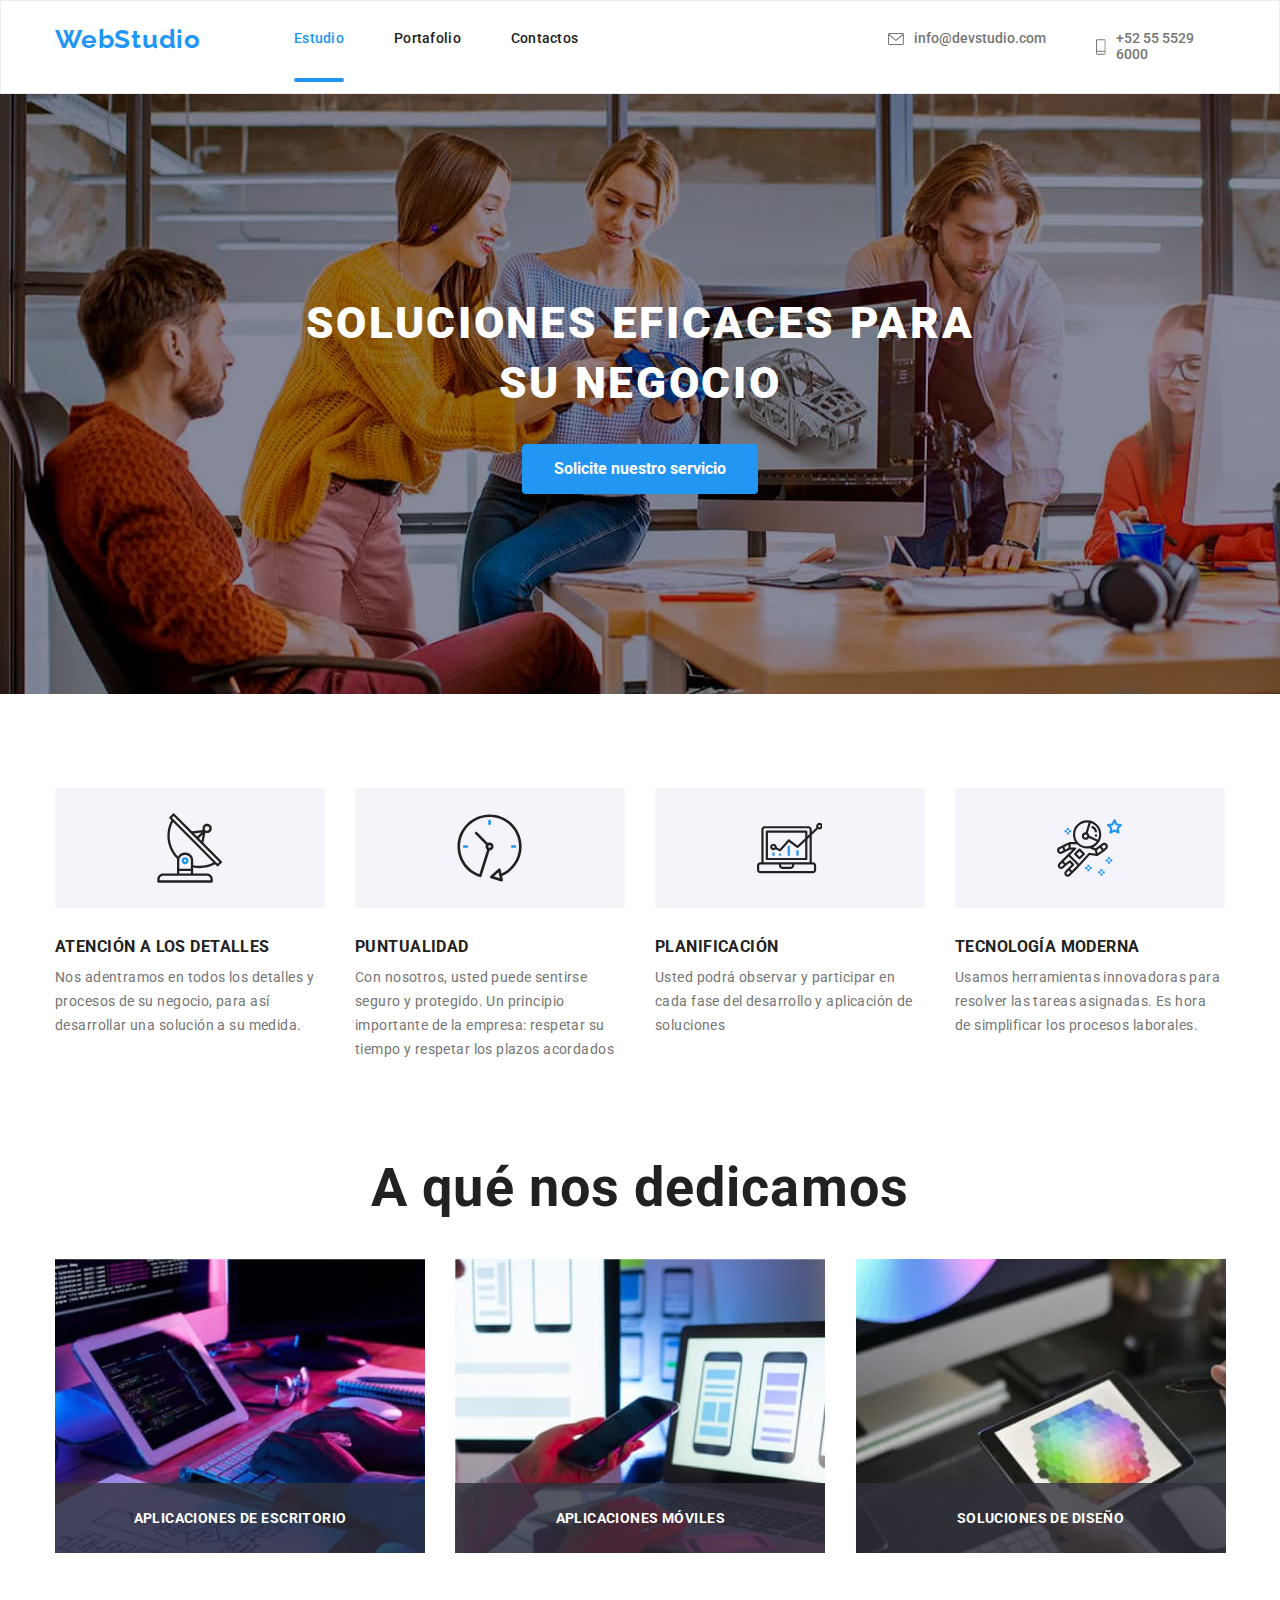
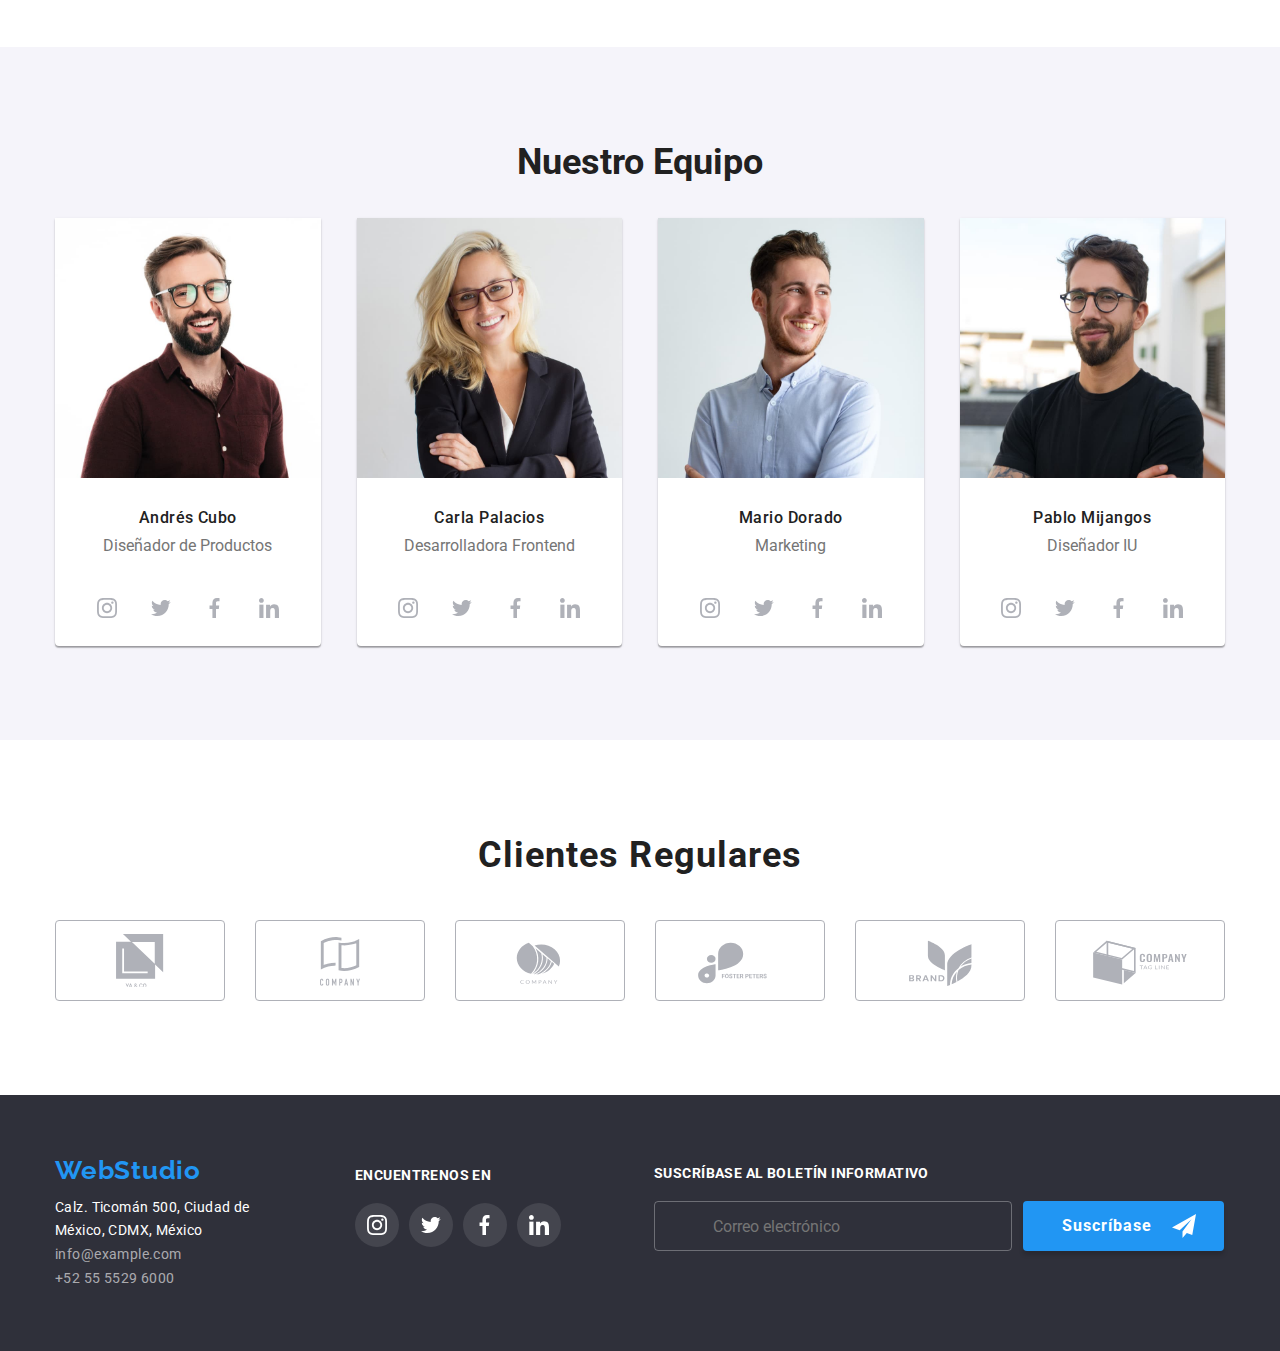
<file: index.html>
<!DOCTYPE html>
<html lang="en">
  <head>
    <meta charset="UTF-8" />
    <meta http-equiv="X-UA-Compatible" content="IE=edge" />
    <meta name="viewport" content="width=device-width, initial-scale=1.0" />
    <title>Estudio</title>
    <link
      rel="stylesheet"
      href="https://cdnjs.cloudflare.com/ajax/libs/modern-normalize/1.0.0/modern-normalize.min.css"
    />
    <link rel="stylesheet" href="./css/main.min.css" />
    <link rel="preconnect" href="https://fonts.googleapis.com" />
    <link rel="preconnect" href="https://fonts.gstatic.com" crossorigin />
    <link
      href="https://fonts.googleapis.com/css2?family=Raleway:ital,wght@0,100;0,200;0,300;0,400;0,500;0,600;0,700;0,800;0,900;1,100;1,200;1,300;1,400;1,500;1,600;1,700;1,800;1,900&family=Roboto:ital,wght@0,100;0,300;0,400;0,500;0,700;0,900;1,100;1,300;1,400;1,500;1,700;1,900&display=swap"
      rel="stylesheet"
    />
  </head>
  <body>
    <header class="header">
      <section>
        <div class="flex container">
          <a class="header__logo logo" href="./index.html">WebStudio</a>
          <nav>
            <ul class="navigation">
              <li class="navigation__page current">
                <a href="./index.html">Estudio</a>
              </li>
              <li class="navigation__page">
                <a href="./portfolio.html">Portafolio</a>
              </li>
              <li class="navigation__page">
                <a href="./contactos.html">Contactos</a>
              </li>
            </ul>
          </nav>
          <ul class="header__contact flex">
            <li class="header__contact-division">
              <a class="header__mail" href="mailto:info@devstudio.com">
                <svg class="header__icon" width="16" height="12">
                  <use
                    href="./images/icons.svg#icon-sobre"
                    width="16"
                    height="12"
                  ></use>
                </svg>
                info@devstudio.com</a
              >
            </li>
            <li>
              <a class="header__phone" href="tel:+525555296000">
                <svg class="header__icon" width="10" height="16">
                  <use href="./images/icons.svg#icon-tel"></use>
                </svg>
                +52 55 5529 6000</a
              >
            </li>
          </ul>
        </div>
      </section>
    </header>
    <main>
      <section class="hero">
        <div class="container">
          <h1 class="hero__title">SOLUCIONES EFICACES PARA SU NEGOCIO</h1>
          <button class="flex hero__button" type="button"  data-modal-open>
            <span class="hero__button-title">Solicite nuestro servicio</span>
          </button>
        </div>
      </section>
      <section class="semi-section">
        <div class="container">
          <ul class="features flex">
            <li class="features__division">
              <div class="features__box">
                <svg class="antena" width="65" height="70">
                  <use href="./images/icons.svg#icon-antena"></use>
                </svg>
              </div>
              <div class="features__title"><h3>ATENCIÓN A LOS DETALLES</h3></div>
              <div class="features__text">
                <p>
                  Nos adentramos en todos los detalles y procesos de su negocio,
                  para así desarrollar una solución a su medida.
                </p>
              </div>
            </li>
            <li class="features__division">
              <div class="features__box">
                <svg width="65" height="70">
                  <use href="./images/icons.svg#icon-reloj"></use>
                </svg>
              </div>
              <div class="features__title">
                <h3>PUNTUALIDAD</h3>
              </div>
              <div class="features__text">
                <p>
                  Con nosotros, usted puede sentirse seguro y protegido. Un
                  principio importante de la empresa: respetar su tiempo y
                  respetar los plazos acordados
                </p>
              </div>
            </li>
            <li class="features__division">
              <div class="features__box">
                <svg width="65" height="70">
                  <use href="./images/icons.svg#icon-plan"></use>
                </svg>
              </div>
              <div class="features__title">
                <h3>PLANIFICACIÓN</h3>
              </div>
              <div class="features__text">
                <p>
                  Usted podrá observar y participar en cada fase del desarrollo
                  y aplicación de soluciones
                </p>
              </div>
            </li>
            <li>
              <div class="features__box">
                <svg width="65" height="70">
                  <use href="./images/icons.svg#icon-tech"></use>
                </svg>
              </div>
              <div class="features__title"><h3>TECNOLOGÍA MODERNA</h3></div>
              <div class="features__text">
                <p>
                  Usamos herramientas innovadoras para resolver las tareas
                  asignadas. Es hora de simplificar los procesos laborales.
                </p>
              </div>
            </li>
          </ul>
        </div>
      </section>
      <section class="section">
        <div class="container">
          <div class="operation__title">
            <h2>A qué nos dedicamos</h2>
          </div>
          <ul class="operations flex">
            <li>
              <div class="operation keyboard">
                <div class="inv-box">
                  <h3 class="operation__caption">APLICACIONES DE ESCRITORIO</H3>
                </div>
              </div>
            </li>
            <li>
              <div class="operation laptop">
                <div class="inv-box">
                  <h3 class="operation__caption">APLICACIONES MÓVILES</H3>
                </div>
              </div>
            </li>
            <li>
              <div class="operation tablet">
                <div class="inv-box">
                  <h3 class="operation__caption">SOLUCIONES DE DISEÑO</H3>
                </div>
              </div>
            </li>
          </ul>
        </div>
      </section>
      <section class="team section">
        <div class="container">
          <h2 class="team__title">Nuestro Equipo</h2>
          <ul class="team__cards flex">
            <li class="card one">
              <img
                class="member andres"
                src="./images/andres.jpg"
                alt="Hombre de camisa roja"
              />
              <div class="member__description">
                <h3 class="member__andres center">Andrés Cubo</h3>
                <p class="member__text">Diseñador de Productos</p>
              </div>
              <ul class="social-media">
                <li class="social-media-list list">
                  <a
                    href="https://www.instagram.com/"
                    target="_blank"
                    rel="noopener noreferrer"
                    class="smcircle"
                  >
                    <svg width="20" height="20" class="smcircle__icon">
                      <use href="./images/icons.svg#icon-ig"></use>
                    </svg>
                  </a>
                </li>
                <li class="social-media-list list">
                  <a
                    href="https://twitter.com/"
                    target="_blank"
                    rel="noopener noreferrer"
                    class="smcircle"
                  >
                    <svg width="20" height="20" class="smcircle__icon">
                      <use href="./images/icons.svg#icon-tw"></use>
                    </svg>
                  </a>
                </li>
                <li class="social-media-list list">
                  <a
                    href="https://www.facebook.com/"
                    target="_blank"
                    rel="noopener roreferrer"
                    class="smcircle"
                  >
                    <svg width="20" height="20" class="smcircle__icon">
                      <use href="./images/icons.svg#icon-fb"></use>
                    </svg>
                  </a>
                </li>
                <li class="social-media-list list">
                  <a
                    href="https://www.linkedin.com/signup"
                    target="_blank"
                    rel="noopener noreferrer"
                    class="smcircle"
                  >
                    <svg width="20" height="20" class="smcircle__icon">
                      <use href="./images/icons.svg#icon-lin"></use>
                    </svg>
                  </a>
                </li>
              </ul>
            </li>
            <li class="card two">
              <img
                class="member carla"
                src="./images/carla.jpg"
                alt="Mujer con lentes"
              />
              <div class="member__description">
                <h3 class="member__carla center">Carla Palacios</h3>
                <p class="member__text">Desarrolladora Frontend</p>
              </div>
              <ul class="social-media">
                <li class="social-media-list list">
                  <a
                    href="https://www.instagram.com/"
                    target="_blank"
                    rel="noopener noreferrer"
                    class="smcircle"
                  >
                    <svg width="20" height="20" class="smcircle__icon">
                      <use href="./images/icons.svg#icon-ig"></use>
                    </svg>
                  </a>
                </li>
                <li class="social-media-list list">
                  <a
                    href="https://twitter.com/"
                    target="_blank"
                    rel="noopener noreferrer"
                    class="smcircle"
                  >
                    <svg width="20" height="20" class="smcircle__icon">
                      <use href="./images/icons.svg#icon-tw"></use>
                    </svg>
                  </a>
                </li>
                <li class="social-media-list list">
                  <a
                    href="https://www.facebook.com/"
                    target="_blank"
                    rel="noopener roreferrer"
                    class="smcircle"
                  >
                    <svg width="20" height="20" class="smcircle__icon">
                      <use href="./images/icons.svg#icon-fb"></use>
                    </svg>
                  </a>
                </li>
                <li class="social-media-list list">
                  <a
                    href="https://www.linkedin.com/signup"
                    target="_blank"
                    rel="noopener noreferrer"
                    class="smcircle"
                  >
                    <svg width="20" height="20" class="smcircle__icon">
                      <use href="./images/icons.svg#icon-lin"></use>
                    </svg>
                  </a>
                </li>
              </ul>
            </li>
            <li class="card three">
              <img
                class="member mario"
                src="./images/mario.jpg"
                alt="Hombre de camisa azul"
              />
              <div class="member__description">
                <h3 class="member__mario center">Mario Dorado</h3>
                <p class="member__text">Marketing</p>
              </div>
              <ul class="social-media">
                <li class="social-media-list list">
                  <a
                    href="https://www.instagram.com/"
                    target="_blank"
                    rel="noopener noreferrer"
                    class="smcircle"
                  >
                    <svg width="20" height="20" class="smcircle__icon">
                      <use href="./images/icons.svg#icon-ig"></use>
                    </svg>
                  </a>
                </li>
                <li class="social-media-list list">
                  <a
                    href="https://twitter.com/"
                    target="_blank"
                    rel="noopener noreferrer"
                    class="smcircle"
                  >
                    <svg width="20" height="20" class="smcircle__icon">
                      <use href="./images/icons.svg#icon-tw"></use>
                    </svg>
                  </a>
                </li>
                <li class="social-media-list list">
                  <a
                    href="https://www.facebook.com/"
                    target="_blank"
                    rel="noopener roreferrer"
                    class="smcircle"
                  >
                    <svg width="20" height="20" class="smcircle__icon">
                      <use href="./images/icons.svg#icon-fb"></use>
                    </svg>
                  </a>
                </li>
                <li class="social-media-list list">
                  <a
                    href="https://www.linkedin.com/signup"
                    target="_blank"
                    rel="noopener noreferrer"
                    class="smcircle"
                  >
                    <svg width="20" height="20" class="smcircle__icon">
                      <use href="./images/icons.svg#icon-lin"></use>
                    </svg>
                  </a>
                </li>
              </ul>
            </li>
            <li class="card four">
              <img
                class="member pablo"
                src="./images/pablo.jpg"
                alt="Hombre con lentes"
              />
              <div class="member__description">
                <h3 class="member__pablo center">Pablo Mijangos</h3>
                <p class="member__text">Diseñador IU</p>
              </div>
              <ul class="social-media">
                <li class="social-media-list list">
                  <a
                    href="https://www.instagram.com/"
                    target="_blank"
                    rel="noopener noreferrer"
                    class="smcircle"
                  >
                    <svg width="20" height="20" class="smcircle__icon">
                      <use href="./images/icons.svg#icon-ig"></use>
                    </svg>
                  </a>
                </li>
                <li class="social-media-list list">
                  <a
                    href="https://twitter.com/"
                    target="_blank"
                    rel="noopener noreferrer"
                    class="smcircle"
                  >
                    <svg width="20" height="20" class="smcircle__icon">
                      <use href="./images/icons.svg#icon-tw"></use>
                    </svg>
                  </a>
                </li>
                <li class="social-media-list list">
                  <a
                    href="https://www.facebook.com/"
                    target="_blank"
                    rel="noopener roreferrer"
                    class="smcircle"
                  >
                    <svg width="20" height="20" class="smcircle__icon">
                      <use href="./images/icons.svg#icon-fb"></use>
                    </svg>
                  </a>
                </li>
                <li class="social-media-list list">
                  <a
                    href="https://www.linkedin.com/signup"
                    target="_blank"
                    rel="noopener noreferrer"
                    class="smcircle"
                  >
                    <svg width="20" height="20" class="smcircle__icon">
                      <use href="./images/icons.svg#icon-lin"></use>
                    </svg>
                  </a>
                </li>
              </ul>
            </li>
          </ul>
        </div>
      </section>
      <section class="section">
        <div class="container">
          <h2 class="clients__title">Clientes Regulares</h2>
          <ul class="clients list">
            <li>
              <a href="" class="clients__box">
                <svg class="clients__icon">
                  <use href="./images/icons.svg#icon-yayco"></use>
                </svg>
              </a>
            </li>
            <li>
              <a href="" class="clients__box">
                <svg class="clients__icon">
                  <use href="./images/icons.svg#icon-company"></use>
                </svg>
              </a>
            </li>
            <li>
              <a href="" class="clients__box">
                <svg class="clients__icon">
                  <use href="./images/icons.svg#icon-companysec"></use>
                </svg>
              </a>
            </li>
            <li>
              <a href="" class="clients__box">
                <svg class="clients__icon">
                  <use href="./images/icons.svg#icon-fosterp"></use>
                </svg>
              </a>
            </li>
            <li>
              <a href="" class="clients__box">
                <svg class="clients__icon">
                  <use href="./images/icons.svg#icon-brand"></use>
                </svg>
              </a>
            </li>
            <li>
              <a href="" class="clients__box">
                <svg class="clients__icon">
                  <use href="./images/icons.svg#icon-tagline"></use>
                </svg>
              </a>
            </li>
          </ul>
        </div>
      </section>
    </main>
    <footer class="footer">
      <section>
        <div class="flex container">
          <div>
          <a class="logo" href="./index.html">WebStudio</a>
          <address>Calz. Ticomán 500, Ciudad de México, CDMX, México</address>
          <ul class="footer__info">
            <li>
              <a
                class="footer__contact footer-mail"
                href="mailto:info@example.com"
                >info@example.com</a
              >
            </li>
            <li>
              <a class="footer__contact footer-phone" href="tel:+525555296000"
                >+52 55 5529 6000</a
              >
            </li>
          </ul>
        </div>
        <div class="footer__social-media">
          <h3 class="footer__sm-title">ENCUENTRENOS EN</h3>
          <ul class="footer__sm-list list">
            <li class="sm-item">
              <a href="https://www.instagram.com/" target="_blank" rel="noopener noreferrer" class="footer__sm-circle">
                <svg class="footer__smc-icon">
                  <use href="./images/icons.svg#icon-igfoot"></use>
                </svg>
              </a>
            </li>
            <li class="sm-item">
              <a href="https://twitter.com/" target="_blank" rel="noopener noreferrer" class="footer__sm-circle">
                <svg class="footer__smc-icon">
                  <use href="./images/icons.svg#icon-twfoot"></use>
                </svg>
              </a>
            </li>
            <li class="sm-item">
              <a href="https://www.facebook.com/"  target="_blank" rel="noopener noreferrer"class="footer__sm-circle">
                <svg class="footer__smc-icon">
                  <use href="./images/icons.svg#icon-fbfoot"></use>
                </svg>
              </a>
            </li>
            <li class="sm-item">
              <a href="https://www.linkedin.com/signup" target="_blank" rel="noopener noreferrer" class="footer__sm-circle">
                <svg class="footer__smc-icon">
                  <use href="./images/icons.svg#icon-linfoot"></use>
                </svg>
              </a>
            </li>
          </ul>
        </div>
        <div class="footer__form">
          <h3 class="footer__subscribe">SUSCRÍBASE AL BOLETÍN INFORMATIVO</h3>
          <form class="flex footer__justify">
            <label>
              <input class="footer__input" type="email" name="email" placeholder="Correo electrónico"/>
            </label>
            <label>
              <button class="footer__submit" type="submit">
                <span class="flex">Suscríbase <svg class="footer__send-icon">
                  <use href="./images/icons.svg#footer__send-icon"></use>
                </svg></span>
              </button>
            </label>
          </form>
        </div>
      </section>
    </footer>
    <section>
      <div class="backdrop is-hidden" data-modal="">
        <div class="modal">
          <button class="modal__x-close" data-modal-close="">
            <svg width="11" height="11">
              <use width="11" height="11" href="./images/icons.svg#icon-x"></use>
            </svg>
          </button>
          <div class="modal__content">
            <h2>Deje sus datos, nos contactaremos con usted</h2>
            <form class="form">
              <label>
                <p>Nombre</p><input class="main-contact form__data" type="text" name="text">
                <svg class="person"><use href="./images/icons.svg#icon-person"></use>
                </svg></label>
              <label>
                <p>Teléfono</p><input class="main-contact form__data" type="number" name="number">
                <svg class="form__phone"><use href="./images/icons.svg#icon-form__phone"></use></svg></label>
              <label>
                <p>Email</p><input class="main-contact form__data" type="email" name="email">
                <svg class="form__mail"><use href="./images/icons.svg#icon-form__mail"></use></svg></label>
              <label>
                <p>Comentarios</p>
                <textarea class="main-contact form__comments" name="feedback" rows="6" placeholder="Introduzca el texto"></textarea>
              </label>
              <label class="flex form__terms">
                <input class="checkbox" type="checkbox" name="eula" value="accept">
                Estoy de acuerdo con el boletín informativo y acepto los Términos y Condiciones
              </label>
              <label class="form__submit"><button class="form__submit-button" type="submit"><span class="form__submit-button-txt">Enviar</span></button></label>
            </form>
          </div>
        </div>
      </div>
    </section>
    <script src="./js/modal.js"></script>
  </body>
</html>
</file>
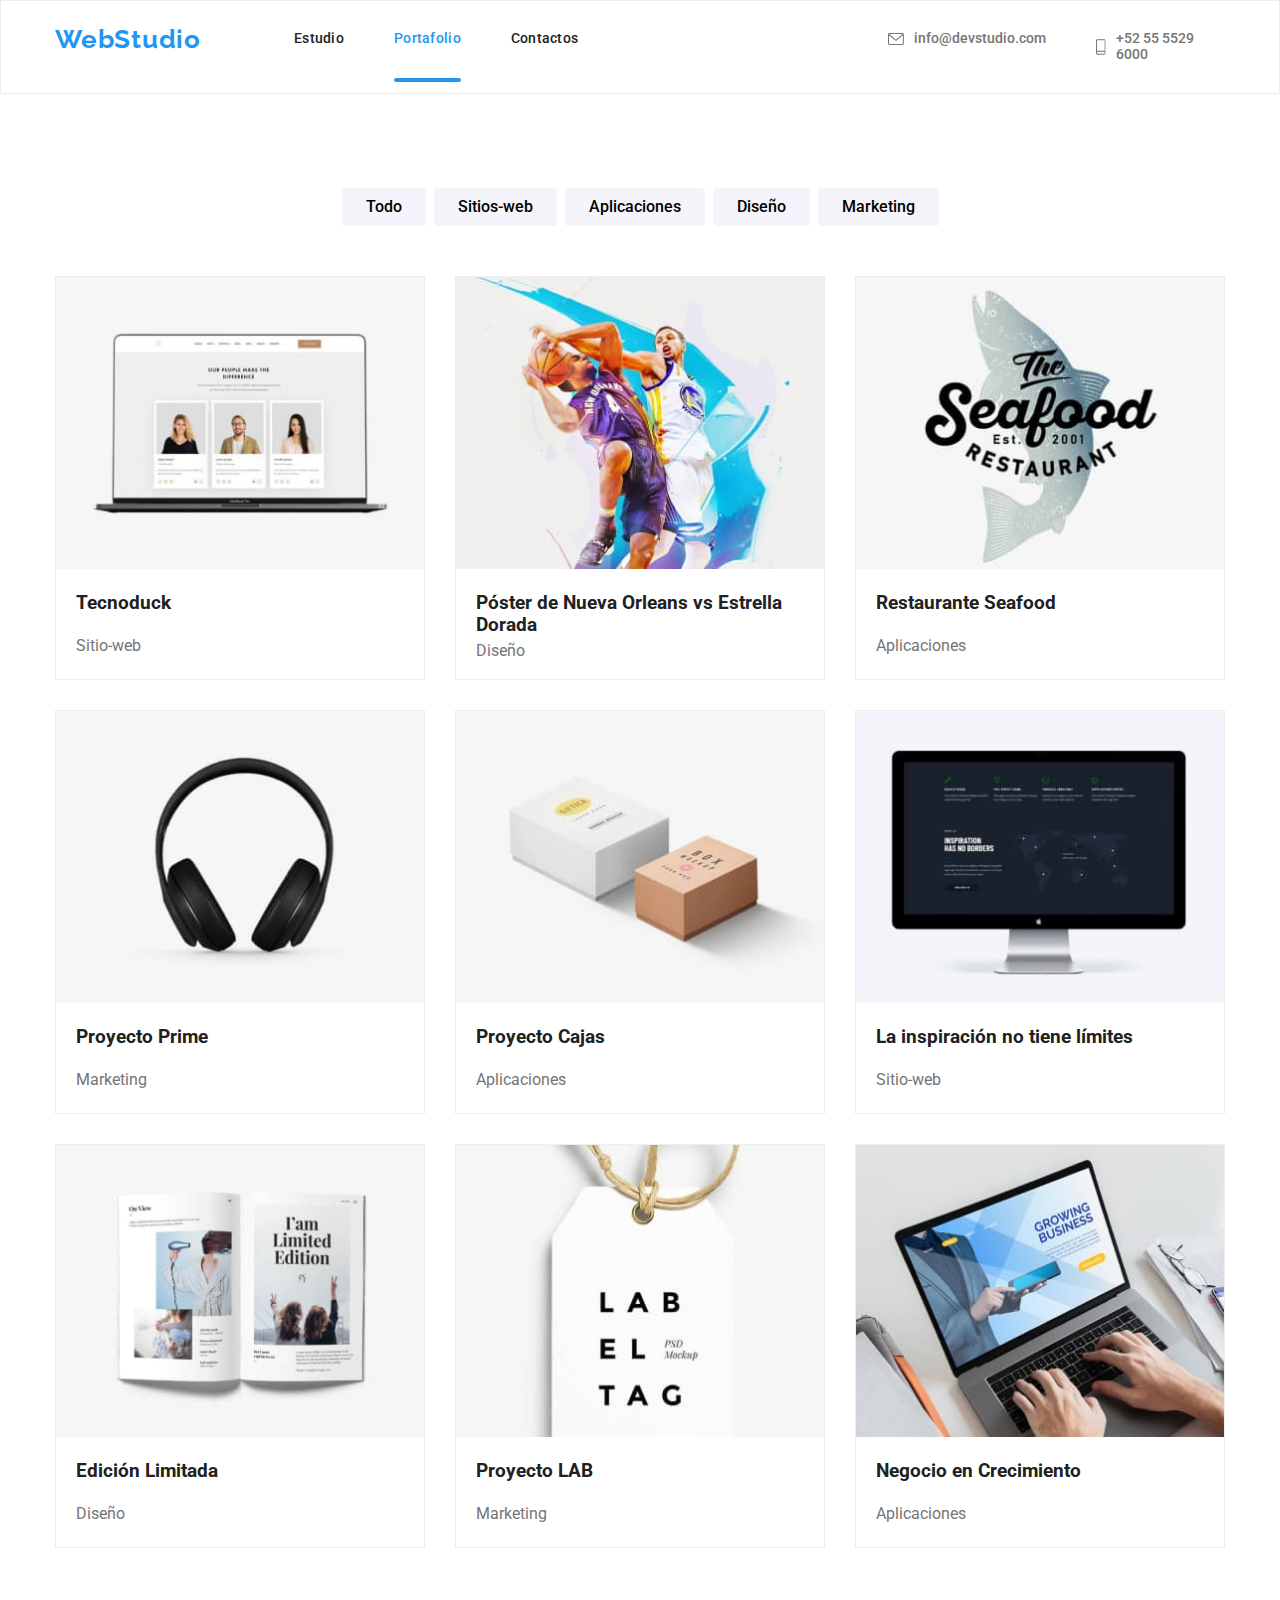
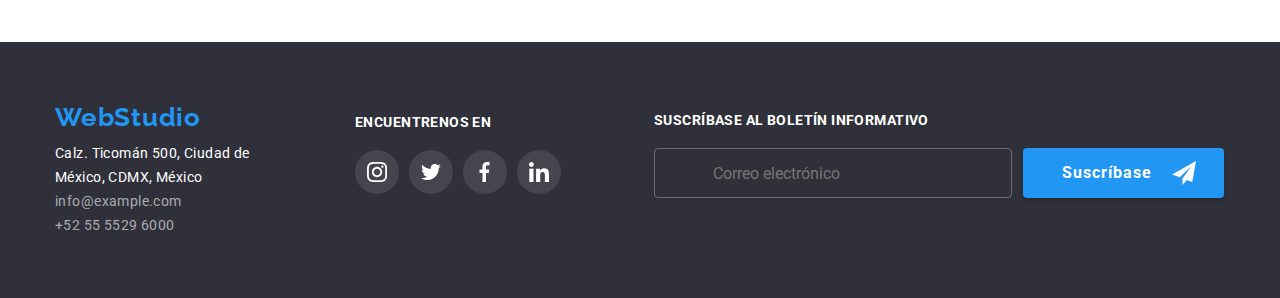
<file: portfolio.html>
<!DOCTYPE html>
<html lang="en">
  <head>
    <meta charset="UTF-8" />
    <meta http-equiv="X-UA-Compatible" content="IE=edge" />
    <meta name="viewport" content="width=device-width, initial-scale=1.0" />
    <title>Portafolio</title>
    <link
      rel="stylesheet"
      href="https://cdnjs.cloudflare.com/ajax/libs/modern-normalize/1.0.0/modern-normalize.min.css"
    />
    <link rel="stylesheet" href="./css/main.min.css" />
    <link rel="preconnect" href="https://fonts.googleapis.com" />
    <link rel="preconnect" href="https://fonts.gstatic.com" crossorigin />
    <link
      href="https://fonts.googleapis.com/css2?family=Raleway:ital,wght@0,100;0,200;0,300;0,400;0,500;0,600;0,700;0,800;0,900;1,100;1,200;1,300;1,400;1,500;1,600;1,700;1,800;1,900&family=Roboto:ital,wght@0,100;0,300;0,400;0,500;0,700;0,900;1,100;1,300;1,400;1,500;1,700;1,900&display=swap"
      rel="stylesheet"
    />
  </head>
  <body>
    <header class="header">
      <section>
        <div class="flex container">
          <a class="header__logo logo" href="./index.html">WebStudio</a>
          <nav>
            <ul class="navigation">
              <li class="navigation__page">
                <a href="./index.html">Estudio</a>
              </li>
              <li class="navigation__page current">
                <a href="./portfolio.html">Portafolio</a>
              </li>
              <li class="navigation__page">
                <a href="./contactos.html">Contactos</a>
              </li>
            </ul>
          </nav>
          <ul class="header__contact flex">
            <li class="header__contact-division">
              <a class="header__mail" href="mailto:info@devstudio.com">
                <svg class="header__icon" width="16" height="12">
                  <use
                    href="./images/icons.svg#icon-sobre"
                    width="16"
                    height="12"
                  ></use>
                </svg>
                info@devstudio.com</a
              >
            </li>
            <li>
              <a class="header__phone" href="tel:+525555296000">
                <svg class="header__icon" width="10" height="16">
                  <use href="./images/icons.svg#icon-tel"></use>
                </svg>
                +52 55 5529 6000</a
              >
            </li>
          </ul>
        </div>
      </section>
    </header>
    <main>
      <section class="section">
        <div class="container">
          <ul class="categories__filter flex">
            <li>
              <button class="categories all" type="button">Todo</button>
            </li>
            <li>
              <button class="categories sites" type="button">Sitios-web</button>
            </li>
            <li>
              <button class="categories apps" type="button">
                Aplicaciones
              </button>
            </li>
            <li>
              <button class="categories design" type="button">Diseño</button>
            </li>
            <li>
              <button class="categories marketing" type="button">
                Marketing
              </button>
            </li>
          </ul>
          <ul class="projects flex">
            <li class="projects__card">
              <a href class="not-hv">
                <div class="projects__overlay">
                <img
                  src="./images/tecnoduck.jpg"
                  alt="Tecnoduck"
                  width="370"
                  height="294"
                />
                <span class="projects__overlay-text">
                  Tecnoduck es una plataforma de distribución de coronavirus de última generación. Las compañías usan esta plataforma para el espionaje digital y los ataques a los servidores seguros de la competencia.
                </span>
              </div>
                <div class="projects__type">
                  <h3 class="projects__title">Tecnoduck</h3>
                  <p>Sitio-web</p>
                </div>
              </a>
            </li>
            <li class="projects__card">
              <a href class="not-hv">
                <div class="projects__overlay">
                <img
                  src="./images/poster.jpg"
                  alt="Poster basket"
                  width="370"
                  height="294"
                />
                <span class="projects__overlay-text">
                  Tecnoduck es una plataforma de distribución de coronavirus de última generación. Las compañías usan esta plataforma para el espionaje digital y los ataques a los servidores seguros de la competencia.
                </span>
              </div>
                <div class="projects__type">
                  <h3 class="basket">
                      Póster de Nueva Orleans vs Estrella Dorada
                  </h3>
                <p>Diseño</p>
              </div></a>
            </li>
            <li class="projects__card">
              <a href class="not-hv">
                <div class="projects__overlay">
                <img
                  src="./images/seafood.jpg"
                  alt="Restaurante Seafood"
                  width="370"
                  height="294"
                />
                <span class="projects__overlay-text">
                  Tecnoduck es una plataforma de distribución de coronavirus de última generación. Las compañías usan esta plataforma para el espionaje digital y los ataques a los servidores seguros de la competencia.
                </span>
              </div>
                <div class="projects__type">
                  <h3 class="projects__title">Restaurante Seafood</h3>
                  <p>Aplicaciones</p>
                </div>
              </a>
            </li>
            <li class="projects__card">
              <a href class="not-hv">
                <div class="projects__overlay">
                <img
                  src="./images/prime.jpg"
                  alt="Proyecto Prime"
                  width="370"
                  height="294"
                />
                <span class="projects__overlay-text">
                  Tecnoduck es una plataforma de distribución de coronavirus de última generación. Las compañías usan esta plataforma para el espionaje digital y los ataques a los servidores seguros de la competencia.
                </span>
              </div>
                <div class="projects__type">
                  <h3 class="projects__title">Proyecto Prime</h3>
                  <p>Marketing</p>
                </div>
              </a>
            </li>
            <li class="projects__card">
              <a href class="not-hv">
                <div class="projects__overlay">
                <img
                  src="./images/boxes.jpg"
                  alt="Proyecto cajas"
                  width="370"
                  height="294"
                />
                <span class="projects__overlay-text">
                  Tecnoduck es una plataforma de distribución de coronavirus de última generación. Las compañías usan esta plataforma para el espionaje digital y los ataques a los servidores seguros de la competencia.
                </span>
              </div>
                <div class="projects__type">
                  <h3 class="projects__title">Proyecto Cajas</h3>
                  <p>Aplicaciones</p>
                </div>
              </a>
            </li>
            <li class="projects__card">
              <a href class="not-hv">
                <div class="projects__overlay">
                <img
                  src="./images/inspiration.jpg"
                  alt="La inspiración no tiene límites"
                  width="370"
                  height="294"
                />
                <span class="projects__overlay-text">
                  Tecnoduck es una plataforma de distribución de coronavirus de última generación. Las compañías usan esta plataforma para el espionaje digital y los ataques a los servidores seguros de la competencia.
                </span>
              </div>
                <div class="projects__type">
                  <h3 class="projects__title">La inspiración no tiene límites</h3>
                  <p>Sitio-web</p>
                </div>
              </a>
            </li>
            <li class="projects__card">
              <a href class="not-hv">
                <div class="projects__overlay">
                <img
                  src="./images/limited.jpg"
                  alt="Edición limitada"
                  width="370"
                  height="294"
                />
                <span class="projects__overlay-text">
                  Tecnoduck es una plataforma de distribución de coronavirus de última generación. Las compañías usan esta plataforma para el espionaje digital y los ataques a los servidores seguros de la competencia.
                </span>
              </div>
                <div class="projects__type">
                  <h3 class="projects__title">Edición Limitada</h3>
                  <p>Diseño</p>
                </div>
              </a>
            </li>
            <li class="projects__card">
              <a href class="not-hv">
                <div class="projects__overlay">
                <img
                  src="./images/lab.jpg"
                  alt="Proyecto LAB"
                  width="370"
                  height="294"
                />
                <span class="projects__overlay-text">
                  Tecnoduck es una plataforma de distribución de coronavirus de última generación. Las compañías usan esta plataforma para el espionaje digital y los ataques a los servidores seguros de la competencia.
                </span>
              </div>
                <div class="projects__type">
                  <h3 class="projects__title">Proyecto LAB</h3>
                  <p>Marketing</p>
                </div>
              </a>
            </li>
            <li class="projects__card">
              <a href class="not-hv">
                <div class="projects__overlay">
                <img
                  src="./images/growing.jpg"
                  alt="Negocio en crecimiento"
                  width="370"
                  height="294"
                />
                <span class="projects__overlay-text">
                  Tecnoduck es una plataforma de distribución de coronavirus de última generación. Las compañías usan esta plataforma para el espionaje digital y los ataques a los servidores seguros de la competencia.
                </span>
              </div>
                <div class="projects__type">
                  <h3 class="projects__title">Negocio en Crecimiento</h3>
                  <p>Aplicaciones</p>
                </div>
              </a>
            </li>
          </ul>
        </div>
      </section>
    </main>
    <footer class="footer">
      <section>
        <div class="flex container">
          <div>
          <a class="logo" href="./index.html">WebStudio</a>
          <address>Calz. Ticomán 500, Ciudad de México, CDMX, México</address>
          <ul class="footer__info">
            <li>
              <a
                class="footer__contact footer-mail"
                href="mailto:info@example.com"
                >info@example.com</a
              >
            </li>
            <li>
              <a class="footer__contact footer-phone" href="tel:+525555296000"
                >+52 55 5529 6000</a
              >
            </li>
          </ul>
        </div>
        <div class="footer__social-media">
          <h3 class="footer__sm-title">ENCUENTRENOS EN</h3>
          <ul class="footer__sm-list list">
            <li class="sm-item">
              <a href="https://www.instagram.com/" target="_blank" rel="noopener noreferrer" class="footer__sm-circle">
                <svg class="footer__smc-icon">
                  <use href="./images/icons.svg#icon-igfoot"></use>
                </svg>
              </a>
            </li>
            <li class="sm-item">
              <a href="https://twitter.com/" target="_blank" rel="noopener noreferrer" class="footer__sm-circle">
                <svg class="footer__smc-icon">
                  <use href="./images/icons.svg#icon-twfoot"></use>
                </svg>
              </a>
            </li>
            <li class="sm-item">
              <a href="https://www.facebook.com/"  target="_blank" rel="noopener noreferrer"class="footer__sm-circle">
                <svg class="footer__smc-icon">
                  <use href="./images/icons.svg#icon-fbfoot"></use>
                </svg>
              </a>
            </li>
            <li class="sm-item">
              <a href="https://www.linkedin.com/signup" target="_blank" rel="noopener noreferrer" class="footer__sm-circle">
                <svg class="footer__smc-icon">
                  <use href="./images/icons.svg#icon-linfoot"></use>
                </svg>
              </a>
            </li>
          </ul>
        </div>
        <div class="footer__form">
          <h3 class="footer__subscribe">SUSCRÍBASE AL BOLETÍN INFORMATIVO</h3>
          <form class="flex footer__justify">
            <label>
              <input class="footer__input" type="email" name="email" placeholder="Correo electrónico"/>
            </label>
            <label>
              <button class="footer__submit" type="submit">
                <span class="flex">Suscríbase <svg class="footer__send-icon">
                  <use href="./images/icons.svg#footer__send-icon"></use>
                </svg></span>
              </button>
            </label>
          </form>
        </div>
      </section>
    </footer>
  </body>
</html>
</file>
<file: css/main.min.css>
html {
  box-sizing: border-box;
}

*,
*::after,
*::before {
  box-sizing: inherit;
}

h1,
h2,
h3,
h4,
h5,
h6,
p {
  margin: 0 auto;
}

body {
  font-family: roboto, sans-serif;
  font-style: normal;
  color: #212121;
}

.section {
  padding: 94px 0;
}

.semi-section {
  padding: 94px 0 0 0;
}

.container {
  width: 1200px;
  padding: 0 15px;
  margin: 0 auto;
}

img {
  display: block;
  max-width: 100%;
  height: auto;
}

button {
  cursor: pointer;
}
button:focus, button:hover {
  color: #2196f3;
}

.flex {
  display: flex;
}

ul {
  list-style: none;
  padding-left: 0;
  margin: 0;
}

a {
  color: inherit;
  text-decoration: none;
}

a:hover,
a:focus {
  color: #2196f3;
}

.center {
  text-align: center;
}

.logo {
  font-family: "Raleway";
  font-weight: 700;
  font-size: 26px;
  line-height: 1.2;
  letter-spacing: 0.03em;
  color: #2196f3;
}

.header {
  background: #fff;
  border: 1px solid #ececec;
}
.header__contact {
  margin-left: 310px;
  padding: 30px 0px;
  font-weight: 500;
  font-size: 14px;
  line-height: 1.14;
}
.header__contact-division {
  margin-right: 50px;
}
.header__mail, .header__phone {
  display: flex;
  color: #757575;
  align-items: center;
}
.header__mail:hover .header__icon, .header__mail:focus .header__icon, .header__phone:hover .header__icon, .header__phone:focus .header__icon {
  fill: #2196f3;
  color: #2196f3;
}
.header__icon {
  margin-right: 10px;
  fill: #757575;
}
.header__logo {
  padding: 23px 0;
}

.navigation {
  display: flex;
  margin-left: 93px;
  padding: 30px 0;
  font-weight: 500;
  font-size: 14px;
  line-height: 1.14;
  letter-spacing: 0.02em;
}
.navigation__page:not(:last-child) {
  margin-right: 50px;
}
.navigation__page.current {
  color: #2196f3;
}

.current::after {
  top: 31px;
  display: block;
  content: "";
  position: relative;
  width: 100%;
  height: 4px;
  background: #2196f3;
  border-radius: 2px;
}

.hero {
  padding: 200px 0;
  background: #2f303a;
  background: url(../images/banner.jpg);
  background-size: cover;
  background-repeat: no-repeat;
}
.hero .hero__title {
  width: 696px;
  margin: 0 auto 30px auto;
  font-weight: 900;
  font-size: 44px;
  line-height: 1.36;
  text-align: center;
  letter-spacing: 0.06em;
  color: #fff;
}
.hero__button {
  background: #2196f3;
  padding: 10px 32px;
  border-radius: 4px;
  margin: 0 auto;
  border: none;
}
.hero__button:hover, .hero__button:focus {
  background-color: #1784dd;
}
.hero__button-title {
  font-weight: 700;
  font-size: 16px;
  line-height: 1.88;
  color: #fff;
}

.features {
  padding: 0;
}
.features__box {
  width: 270px;
  height: 120px;
  border-radius: 4px;
  margin-bottom: 30px;
  padding: 25px 102.34px;
  background: #f5f4fa;
}
.features__title {
  margin-bottom: 10px;
  font-weight: 700;
  font-size: 14px;
  line-height: 1.14;
  letter-spacing: 0.03em;
}
.features__division {
  margin-right: 30px;
}
.features__text {
  font-weight: 400;
  font-size: 14px;
  line-height: 1.71;
  letter-spacing: 0.03em;
  color: #757575;
}

.operations {
  padding: 0;
  gap: 30.26px;
}

.operation {
  display: flex;
  width: 370px;
  height: 294px;
}
.operation__caption {
  display: flex;
  font-size: 14px;
  flex-wrap: wrap;
  align-content: center;
  letter-spacing: 0.03em;
  color: #fff;
}
.operation__title {
  margin: 0 auto 40px auto;
  font-weight: 700;
  font-size: 36px;
  line-height: 1.17;
  text-align: center;
  letter-spacing: 0.03em;
}

.keyboard {
  background-image: url(../images/keyboard.jpg);
}

.laptop {
  background-image: url(../images/laptop.jpg);
}

.tablet {
  background-image: url(../images/tablet.jpg);
}

.inv-box {
  width: 370px;
  display: flex;
  margin-top: 224px;
  background: rgba(47, 48, 58, 0.8);
}

.team {
  background: #f5f4fa;
}
.team__cards {
  justify-content: center;
  padding: 0;
}
.team__title {
  margin: 0 auto 35px auto;
  font-weight: 700;
  font-size: 36px;
  line-height: 1.17;
  text-align: center;
}

.card {
  width: 270px;
  height: 428px;
  background: #fff;
  box-shadow: 0px 1px 3px rgba(0, 0, 0, 0.12), 0px 1px 1px rgba(0, 0, 0, 0.14), 0px 2px 1px rgba(0, 0, 0, 0.2);
  border-radius: 0px 0px 4px 4px;
}
.card:not(:last-child) {
  margin-right: 36px;
}

.social-media {
  display: flex;
  justify-content: center;
  flex-wrap: wrap;
  gap: 10px;
  padding: 0;
}

.smcircle {
  display: flex;
  align-items: center;
  justify-content: center;
  border-radius: 50%;
  width: 44px;
  height: 44px;
  background-color: #fff;
}
.smcircle:hover, .smcircle:focus {
  background-color: #2196f3;
}
.smcircle:hover .smcircle__icon, .smcircle:focus .smcircle__icon {
  fill: #fff;
}
.smcircle__icon {
  fill: #afb1b8;
}

.member {
  width: 270px;
  height: 260px;
}
.member__description {
  padding: 30px 44px;
}
.member__andres {
  margin-bottom: 10px;
  font-weight: 500;
  font-size: 16px;
  line-height: 1.19;
  letter-spacing: 0.03em;
}
.member__carla {
  margin-bottom: 10px;
  font-weight: 500;
  font-size: 16px;
  line-height: 1.19;
  letter-spacing: 0.03em;
}
.member__mario {
  margin-bottom: 10px;
  font-weight: 500;
  font-size: 16px;
  line-height: 1.19;
  letter-spacing: 0.03em;
}
.member__pablo {
  margin-bottom: 10px;
  font-weight: 500;
  font-size: 16px;
  line-height: 1.19;
  letter-spacing: 0.03em;
}
.member__text {
  text-align: center;
  color: #757575;
}

.clients {
  display: flex;
  align-items: center;
  flex-wrap: wrap;
  gap: 30px;
  padding: 0;
}
.clients__title {
  font-size: 36px;
  line-height: 42px;
  text-align: center;
  letter-spacing: 0.03em;
  margin-bottom: 44.02px;
}
.clients__box {
  display: flex;
  align-items: center;
  justify-content: center;
  width: 170px;
  height: 81px;
  border: 1px solid #afb1b8;
  border-radius: 4px;
  cursor: pointer;
}
.clients__icon {
  width: 106px;
  height: 52.83px;
  fill: #afb1b8;
}
.clients__box:hover, .clients__box:focus {
  border: 1px solid #2196f3;
}
.clients__box:hover .clients__icon, .clients__box:focus .clients__icon {
  fill: #2196f3;
}

.categories {
  border-color: #f5f4fa;
  background-color: #f5f4fa;
  border-radius: 4px;
  padding: 6px 24px;
  line-height: 26px;
  font-weight: 500;
  font-size: 16px;
  border: none;
}
.categories:hover, .categories:focus {
  color: #fff;
  background-color: #2196f3;
  box-shadow: 0px 3px 1px rgba(0, 0, 0, 0.1), 0px 1px 2px rgba(0, 0, 0, 0.08), 0px 2px 2px rgba(0, 0, 0, 0.12);
}
.categories__filter {
  padding: 0;
  justify-content: center;
  gap: 8px;
}

.projects {
  margin: 50px 0 0 0;
  flex-wrap: wrap;
  padding: 0;
  gap: 30px;
}
.projects__card:hover, .projects__card:focus {
  box-shadow: 0px 1px 1px rgba(0, 0, 0, 0.12), 0px 4px 4px rgba(0, 0, 0, 0.06), 1px 4px 6px rgba(0, 0, 0, 0.16);
}
.projects__title {
  margin: 0 0 22px 0;
}
.projects__type {
  padding: 24px 20px;
}
.projects__type > p {
  color: #757575;
}
.projects__overlay {
  position: relative;
  overflow: hidden;
  width: 370;
  height: 294;
}
.projects__overlay-text {
  position: absolute;
  top: 0;
  left: 0;
  transform: translateY(100%);
  transition: transform 250ms cubic-bezier(0.4, 0, 0.2, 1);
  font-size: 18px;
  line-height: 28px;
  letter-spacing: 0.03em;
  color: #fff;
  padding: 63px 24px;
  background-color: rgba(33, 150, 243, 0.9);
}
.projects__card {
  width: 370px;
  height: 404px;
  border: 1px solid #eeeeee;
}

.not-hv:hover,
.not-hv:focus {
  color: black;
}

.not-hv:hover .projects__overlay-text,
.not-hv:focus .projects__overlay-text {
  transform: translateY(0);
}

.basket {
  margin: 0 0 6px 0;
}

.footer {
  padding: 60px 0;
  background: #2f303a;
}
.footer__submit {
  border: none;
  border-radius: 4px;
  padding: 13px 28px 13px 39px;
  background: #2196f3;
  box-shadow: 0px 4px 4px rgba(0, 0, 0, 0.15);
}
.footer__submit > span {
  font-weight: 700;
  font-size: 16px;
  letter-spacing: 0.06em;
  justify-content: center;
  align-items: center;
  flex-wrap: wrap;
  gap: 20px;
  color: #ffffff;
}
.footer__info {
  padding: 0;
  margin: 0;
}
.footer__form {
  padding-top: 10px;
  margin-left: 13px;
  width: 570px;
}
.footer__input {
  height: 50px;
  width: 358px;
  border-radius: 4px;
  background-color: rgba(0, 0, 0, 0);
  border: 1px solid rgba(255, 255, 255, 0.3);
}
.footer__input::placeholder {
  padding-left: 16px;
  font-family: "Roboto";
  font-style: normal;
  font-weight: 400;
  font-size: 16px;
  line-height: 20px;
}
.footer__subscribe {
  font-size: 14px;
  letter-spacing: 0.03em;
  color: #fff;
  margin-bottom: 20px;
  display: block;
}
.footer__send-icon {
  height: 24px;
  width: 24px;
}
.footer__justify {
  justify-content: space-between;
}
.footer__contact {
  font-weight: 400;
  font-size: 14px;
  line-height: 1.71;
  letter-spacing: 0.03em;
  color: rgba(255, 255, 255, 0.6);
}
.footer__social-media {
  padding-top: 12px;
  margin-left: 70px;
}
.footer__sm-list {
  width: 286px;
  display: flex;
  flex-wrap: wrap;
  gap: 10px;
}
.footer__sm-title {
  font-size: 14px;
  letter-spacing: 0.03em;
  color: #fff;
  margin-bottom: 20px;
}
.footer__sm-circle {
  display: flex;
  align-items: center;
  justify-content: center;
  border-radius: 50%;
  width: 44px;
  height: 44px;
  background-color: rgba(255, 255, 255, 0.1);
}
.footer__sm-circle:hover, .footer__sm-circle:focus {
  background-color: #2196f3;
}
.footer__smc-icon {
  width: 20px;
  height: 20px;
  fill: #fff;
}

address {
  width: 230px;
  font-style: inherit;
  font-weight: 400;
  font-size: 14px;
  line-height: 1.71;
  letter-spacing: 0.03em;
  color: #fff;
  margin-top: 9px;
}

.backdrop {
  position: fixed;
  top: 0;
  left: 0;
  width: 100%;
  height: 100%;
  opacity: 1;
  visibility: visible;
  pointer-events: visible;
  background-color: rgba(0, 0, 0, 0.2);
  transition: opacity 250ms cubic-bezier(0.4, 0, 0.2, 1);
}

.modal {
  position: absolute;
  top: 50%;
  left: 50%;
  background-color: #fff;
  box-shadow: 0px 1px 3px rgba(0, 0, 0, 0.12), 0px 1px 1px rgba(0, 0, 0, 0.14), 0px 2px 1px rgba(0, 0, 0, 0.2);
  border-radius: 4px;
  transform: translate(-50%, -50%);
  transition: transform 250ms cubic-bezier(0.4, 0, 0.2, 1);
}
.modal__x-close {
  top: 8px;
  width: 30px;
  left: 490px;
  height: 30px;
  position: absolute;
  text-align: center;
  background: white;
  border: 1px solid rgba(0, 0, 0, 0.1);
  border-radius: 50%;
}
.modal__x-close:hover, .modal__x-close:focus {
  fill: #2196f3;
}
.modal__content {
  padding: 40px;
}
.modal__content > h2 {
  display: flex;
  font-size: 20px;
  margin-bottom: 12px;
  letter-spacing: 0.03em;
  justify-content: center;
}

.form {
  display: block;
}
.form__data {
  width: 448px;
  height: 40px;
  border-radius: 4px;
  margin-bottom: 10px;
  border: 1px solid rgba(33, 33, 33, 0.2);
}
.form__comments {
  width: 100%;
  resize: none;
  padding: 12px 16px;
  margin-bottom: 20px;
  border: 1px solid rgba(33, 33, 33, 0.2);
}
.form__data::placeholder {
  color: #757575;
}
.form__terms {
  width: 425px;
  margin: 0 auto 8px;
  justify-content: center;
  color: #757575;
}
.form__phone {
  position: absolute;
  top: 82%;
  width: 13px;
  height: 13px;
  right: 418px;
}
.form__mail {
  position: absolute;
  right: 418px;
  top: 82%;
  width: 15px;
  height: 12px;
}
.form__submit-button {
  border: none;
  width: 200px;
  height: 50px;
  border-radius: 4px;
  background: #188ce8;
  box-shadow: 0px 4px 4px rgba(0, 0, 0, 0.15);
}
.form__submit-button-txt {
  font-weight: 700;
  font-size: 16px;
  letter-spacing: 0.06em;
  color: #fff;
}
.form__submit-button:focus, .form__submit-button:hover {
  background-color: #1784dd;
}
.form__submit {
  margin: 0 125px;
}

label > p {
  color: #757575;
}

.is-hidden {
  visibility: hidden;
  opacity: 0;
  pointer-events: none;
}

.main-contact:hover,
.main-contact:focus {
  outline-color: #2196f3;
  border-color: #2196f3;
  fill: #2196f3;
}

label:hover,
label:focus {
  outline-color: #2196f3;
  border-color: #2196f3;
  fill: #2196f3;
}

label {
  position: relative;
}

input {
  position: relative;
  padding: 0 42px;
}

.person {
  position: absolute;
  left: 17px;
  top: 30px;
  width: 12px;
  height: 12px;
}

.checkbox {
  margin-right: 7px;
}

/*# sourceMappingURL=main.min.css.map */
</file>
